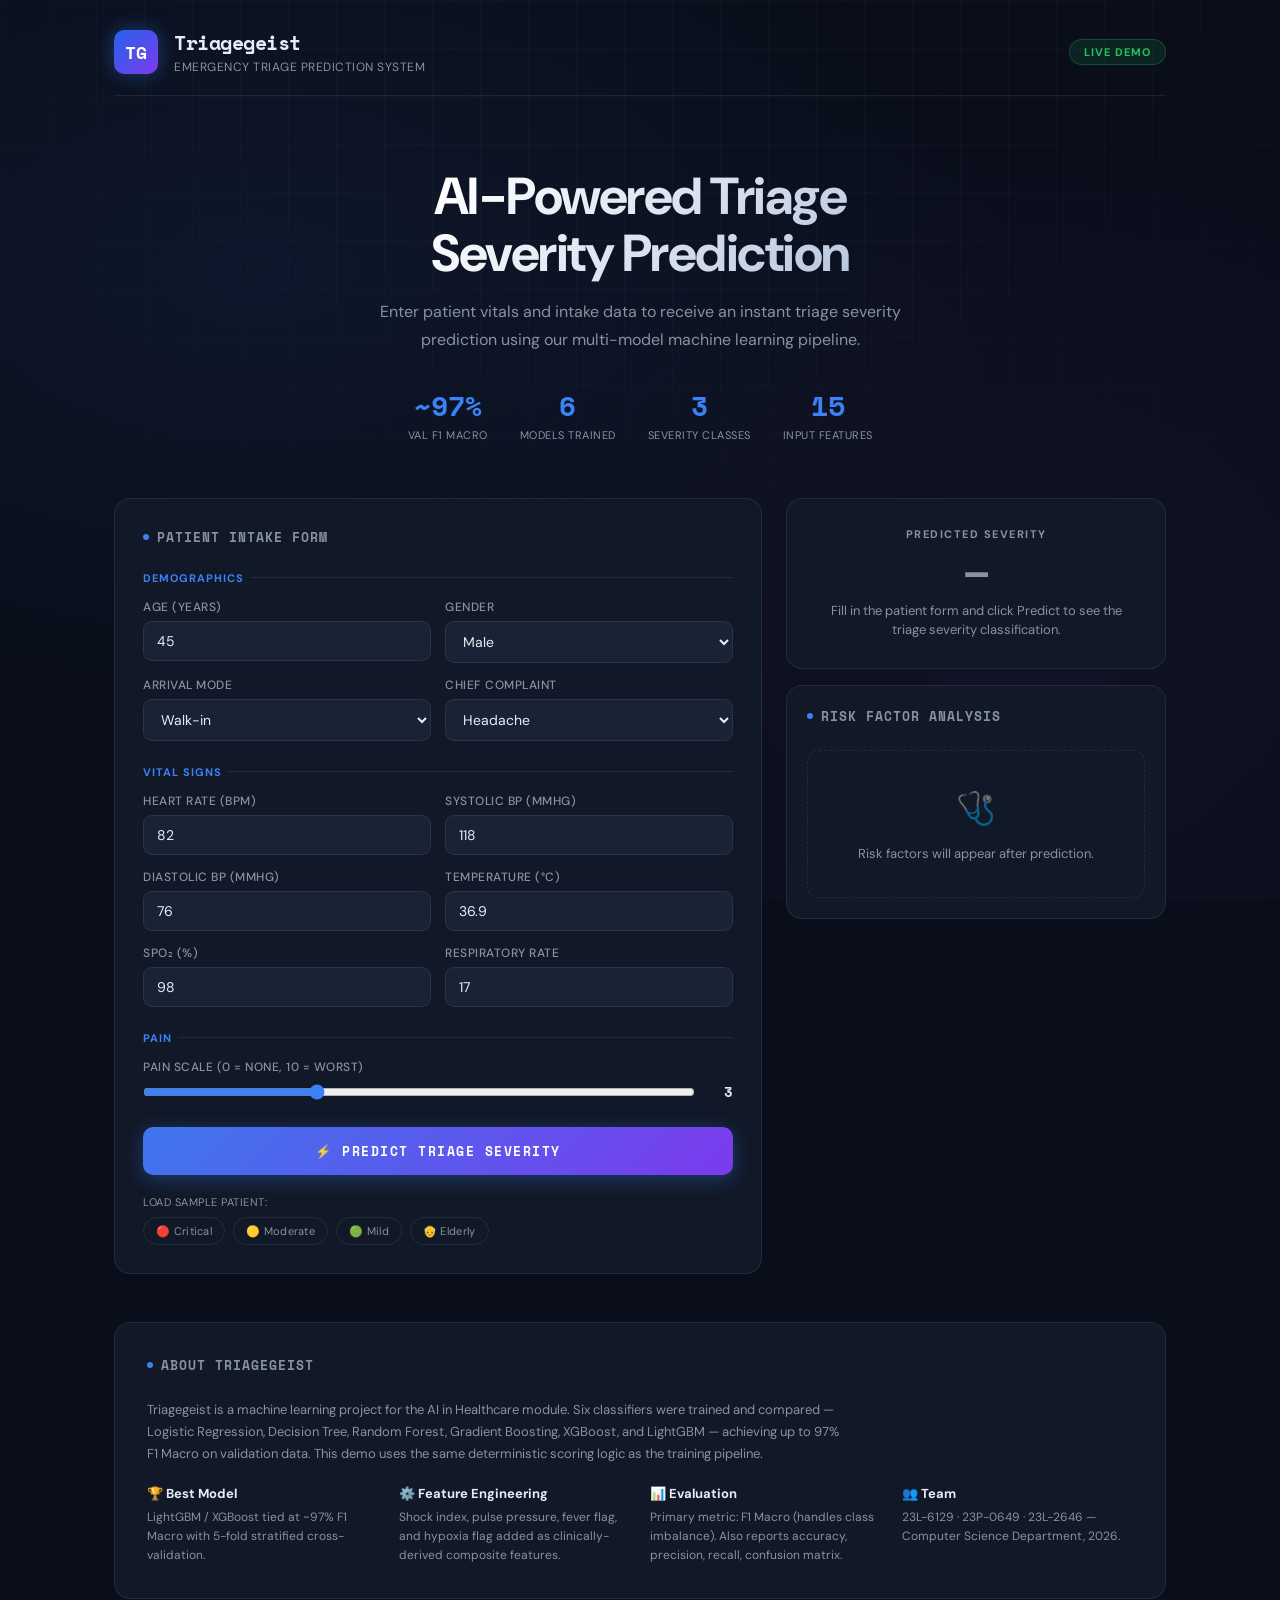
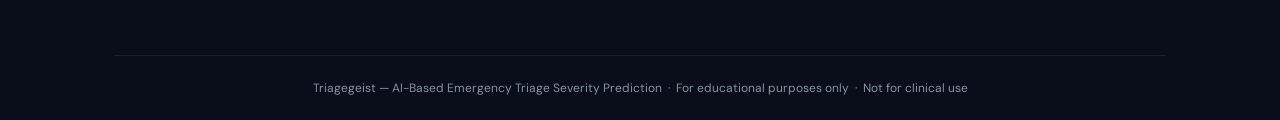
<file: AI-Based Emergency Triage Severity Prediction App using python (Natural Language Processing)/triagegeist_app.html>
<!DOCTYPE html>
<html lang="en">
<head>
<meta charset="UTF-8">
<meta name="viewport" content="width=device-width, initial-scale=1.0">
<title>Triagegeist — Emergency Triage AI</title>
<link href="https://fonts.googleapis.com/css2?family=Space+Mono:ital,wght@0,400;0,700;1,400&family=DM+Sans:ital,opsz,wght@0,9..40,300;0,9..40,500;0,9..40,700;1,9..40,300&display=swap" rel="stylesheet">
<style>
  :root {
    --bg: #0a0e1a;
    --surface: #111827;
    --surface2: #1a2235;
    --border: rgba(255,255,255,0.08);
    --text: #e8edf5;
    --muted: #8892a0;
    --low: #22c55e;
    --low-bg: rgba(34,197,94,0.1);
    --med: #f59e0b;
    --med-bg: rgba(245,158,11,0.1);
    --high: #ef4444;
    --high-bg: rgba(239,68,68,0.12);
    --accent: #3b82f6;
    --accent2: #8b5cf6;
    --grid: rgba(255,255,255,0.025);
  }
  *,*::before,*::after{box-sizing:border-box;margin:0;padding:0}
  html{scroll-behavior:smooth}
  body{
    background: var(--bg);
    color: var(--text);
    font-family: 'DM Sans', sans-serif;
    font-size: 15px;
    min-height: 100vh;
    overflow-x: hidden;
  }

  /* grid bg */
  body::before{
    content:'';position:fixed;inset:0;pointer-events:none;z-index:0;
    background-image:
      linear-gradient(var(--grid) 1px, transparent 1px),
      linear-gradient(90deg, var(--grid) 1px, transparent 1px);
    background-size: 48px 48px;
    mask-image: radial-gradient(ellipse 80% 80% at 50% 0%, black 40%, transparent 100%);
  }
  body::after{
    content:'';position:fixed;inset:0;pointer-events:none;z-index:0;
    background: radial-gradient(ellipse 60% 50% at 20% 30%, rgba(59,130,246,0.08), transparent),
                radial-gradient(ellipse 50% 60% at 80% 70%, rgba(139,92,246,0.06), transparent);
  }

  .wrap{max-width:1100px;margin:0 auto;padding:0 24px;position:relative;z-index:1}

  /* ── Header ── */
  header{padding:28px 0 20px;border-bottom:1px solid var(--border);margin-bottom:48px}
  .header-inner{display:flex;align-items:center;gap:16px;flex-wrap:wrap}
  .logo-mark{
    width:44px;height:44px;border-radius:10px;display:grid;place-items:center;flex-shrink:0;
    background:linear-gradient(135deg,#2563eb,#7c3aed);
    font-family:'Space Mono',monospace;font-weight:700;font-size:18px;color:#fff;
    box-shadow:0 0 20px rgba(59,130,246,0.4);
  }
  .brand{display:flex;flex-direction:column;gap:2px}
  .brand-name{font-family:'Space Mono',monospace;font-size:20px;font-weight:700;letter-spacing:-0.5px}
  .brand-sub{font-size:12px;color:var(--muted);letter-spacing:0.5px;text-transform:uppercase}
  .badge{
    margin-left:auto;padding:5px 14px;border-radius:100px;font-size:11px;font-weight:700;
    letter-spacing:1px;text-transform:uppercase;
    background:rgba(34,197,94,0.12);color:var(--low);border:1px solid rgba(34,197,94,0.25);
  }

  /* ── Hero ── */
  .hero{text-align:center;padding:24px 0 56px}
  .hero h1{
    font-size:clamp(28px,5vw,52px);font-weight:700;line-height:1.1;letter-spacing:-1.5px;
    background:linear-gradient(135deg,#fff 30%,#8ba3c9);-webkit-background-clip:text;-webkit-text-fill-color:transparent;
    margin-bottom:16px;
  }
  .hero p{font-size:16px;color:var(--muted);max-width:580px;margin:0 auto 32px;line-height:1.7}
  .stat-row{display:flex;gap:32px;justify-content:center;flex-wrap:wrap;margin-top:8px}
  .stat{text-align:center}
  .stat-val{font-family:'Space Mono',monospace;font-size:28px;font-weight:700;color:var(--accent)}
  .stat-label{font-size:11px;color:var(--muted);text-transform:uppercase;letter-spacing:0.5px;margin-top:2px}

  /* ── Main grid ── */
  .main-grid{display:grid;grid-template-columns:1fr 380px;gap:24px;align-items:start}
  @media(max-width:820px){.main-grid{grid-template-columns:1fr}}

  /* ── Form card ── */
  .card{
    background:var(--surface);border:1px solid var(--border);border-radius:16px;
    padding:28px;
  }
  .card-title{
    font-family:'Space Mono',monospace;font-size:13px;font-weight:700;
    text-transform:uppercase;letter-spacing:1px;color:var(--muted);margin-bottom:24px;
    display:flex;align-items:center;gap:8px;
  }
  .card-title::before{content:'';width:6px;height:6px;border-radius:50%;background:var(--accent)}

  .section-head{
    font-size:11px;font-weight:700;text-transform:uppercase;letter-spacing:1px;
    color:var(--accent);margin:24px 0 14px;
    display:flex;align-items:center;gap:6px;
  }
  .section-head::after{content:'';flex:1;height:1px;background:var(--border)}

  .fields{display:grid;grid-template-columns:1fr 1fr;gap:14px}
  .field{display:flex;flex-direction:column;gap:6px}
  .field.full{grid-column:1/-1}
  label{font-size:12px;font-weight:500;color:var(--muted);text-transform:uppercase;letter-spacing:0.5px}
  input,select{
    background:var(--surface2);border:1px solid var(--border);
    border-radius:9px;padding:10px 13px;color:var(--text);font-size:14px;
    font-family:'DM Sans',sans-serif;outline:none;transition:border-color .2s,box-shadow .2s;
    width:100%;
  }
  input:focus,select:focus{border-color:rgba(59,130,246,0.5);box-shadow:0 0 0 3px rgba(59,130,246,0.12)}
  select option{background:var(--surface2)}
  .range-wrap{display:flex;align-items:center;gap:10px}
  input[type=range]{flex:1;accent-color:var(--accent);cursor:pointer;height:4px}
  .range-val{
    font-family:'Space Mono',monospace;font-size:14px;font-weight:700;color:var(--text);
    min-width:28px;text-align:right;
  }

  .run-btn{
    width:100%;padding:14px;border-radius:10px;border:none;cursor:pointer;margin-top:24px;
    font-family:'Space Mono',monospace;font-size:13px;font-weight:700;text-transform:uppercase;letter-spacing:1.5px;
    background:linear-gradient(135deg,#2563eb,#7c3aed);color:#fff;
    box-shadow:0 4px 20px rgba(59,130,246,0.35);
    transition:transform .15s,box-shadow .15s,opacity .15s;position:relative;overflow:hidden;
  }
  .run-btn:hover{transform:translateY(-1px);box-shadow:0 6px 28px rgba(59,130,246,0.45)}
  .run-btn:active{transform:translateY(0)}
  .run-btn::before{
    content:'';position:absolute;inset:0;
    background:linear-gradient(135deg,rgba(255,255,255,0.12),transparent);
  }
  .run-btn.loading{opacity:.7;pointer-events:none}

  .presets{display:flex;gap:8px;flex-wrap:wrap;margin-top:16px}
  .preset-btn{
    padding:6px 12px;border-radius:100px;border:1px solid var(--border);
    background:transparent;color:var(--muted);font-size:11px;cursor:pointer;
    font-family:'DM Sans',sans-serif;letter-spacing:0.3px;transition:all .15s;
  }
  .preset-btn:hover{border-color:var(--accent);color:var(--text);background:rgba(59,130,246,0.08)}
  .presets-label{font-size:11px;color:var(--muted);text-transform:uppercase;letter-spacing:0.5px;width:100%;margin-top:4px}

  /* ── Result panel ── */
  .result-panel{display:flex;flex-direction:column;gap:16px;position:sticky;top:24px}

  .severity-card{
    border-radius:16px;padding:28px;border:1px solid var(--border);text-align:center;
    transition:all .4s cubic-bezier(.175,.885,.32,1.275);
  }
  .severity-card.idle{background:var(--surface)}
  .severity-card.low{background:var(--low-bg);border-color:rgba(34,197,94,0.3)}
  .severity-card.medium{background:var(--med-bg);border-color:rgba(245,158,11,0.3)}
  .severity-card.high{background:var(--high-bg);border-color:rgba(239,68,68,0.3)}

  .sev-label{font-size:11px;font-weight:700;text-transform:uppercase;letter-spacing:1.5px;color:var(--muted);margin-bottom:12px}
  .sev-main{font-family:'Space Mono',monospace;font-size:38px;font-weight:700;line-height:1;margin-bottom:8px;transition:color .3s}
  .sev-main.low{color:var(--low)}
  .sev-main.medium{color:var(--med)}
  .sev-main.high{color:var(--high)}
  .sev-main.idle{color:var(--muted)}
  .sev-desc{font-size:13px;color:var(--muted);line-height:1.5;margin-top:10px}

  .prob-bars{display:flex;flex-direction:column;gap:10px;margin-top:20px}
  .prob-row{display:flex;align-items:center;gap:10px}
  .prob-name{font-size:12px;font-weight:500;color:var(--muted);width:52px;text-transform:capitalize}
  .prob-track{flex:1;height:6px;border-radius:100px;background:rgba(255,255,255,0.06);overflow:hidden}
  .prob-fill{height:100%;border-radius:100px;transition:width .6s cubic-bezier(.34,1.56,.64,1)}
  .prob-fill.low{background:var(--low)}
  .prob-fill.medium{background:var(--med)}
  .prob-fill.high{background:var(--high)}
  .prob-pct{font-family:'Space Mono',monospace;font-size:11px;color:var(--muted);width:34px;text-align:right}

  /* risk factors */
  .risk-card{background:var(--surface);border:1px solid var(--border);border-radius:16px;padding:20px}
  .risk-list{display:flex;flex-direction:column;gap:8px;margin-top:14px}
  .risk-item{
    display:flex;align-items:flex-start;gap:10px;padding:10px 12px;border-radius:8px;
    background:var(--surface2);font-size:13px;line-height:1.4;
    border-left:3px solid transparent;
  }
  .risk-item.danger{border-left-color:var(--high)}
  .risk-item.warn{border-left-color:var(--med)}
  .risk-item.ok{border-left-color:var(--low)}
  .risk-icon{font-size:16px;flex-shrink:0;margin-top:1px}
  .risk-text{color:var(--text)}
  .risk-text small{display:block;font-size:11px;color:var(--muted);margin-top:2px}

  .empty-state{
    text-align:center;padding:32px 20px;color:var(--muted);font-size:13px;
    border:1px dashed var(--border);border-radius:12px;line-height:1.6;
  }
  .empty-icon{font-size:32px;margin-bottom:10px;opacity:0.5}

  /* ── History ── */
  .history-section{margin-top:40px}
  .history-grid{display:grid;grid-template-columns:repeat(auto-fill,minmax(240px,1fr));gap:12px;margin-top:16px}
  .history-item{
    background:var(--surface);border:1px solid var(--border);border-radius:12px;
    padding:16px;cursor:pointer;transition:all .15s;
  }
  .history-item:hover{border-color:rgba(59,130,246,0.3);transform:translateY(-2px)}
  .hist-top{display:flex;justify-content:space-between;align-items:flex-start;margin-bottom:8px}
  .hist-sev{
    font-family:'Space Mono',monospace;font-size:11px;font-weight:700;
    text-transform:uppercase;letter-spacing:1px;padding:3px 8px;border-radius:100px;
  }
  .hist-sev.low{background:var(--low-bg);color:var(--low);border:1px solid rgba(34,197,94,0.25)}
  .hist-sev.medium{background:var(--med-bg);color:var(--med);border:1px solid rgba(245,158,11,0.25)}
  .hist-sev.high{background:var(--high-bg);color:var(--high);border:1px solid rgba(239,68,68,0.25)}
  .hist-time{font-size:11px;color:var(--muted)}
  .hist-details{font-size:12px;color:var(--muted);line-height:1.5}

  /* ── About ── */
  .about-section{
    margin-top:48px;padding:32px;border-radius:16px;
    background:var(--surface);border:1px solid var(--border);
  }
  .about-grid{display:grid;grid-template-columns:repeat(auto-fit,minmax(200px,1fr));gap:20px;margin-top:20px}
  .about-item h4{font-size:13px;font-weight:700;margin-bottom:6px;color:var(--text)}
  .about-item p{font-size:12px;color:var(--muted);line-height:1.6}

  footer{margin-top:56px;padding:24px 0;border-top:1px solid var(--border);text-align:center;font-size:12px;color:var(--muted)}

  @keyframes pulse{0%,100%{opacity:1}50%{opacity:.5}}
  .pulsing{animation:pulse 1.5s ease-in-out infinite}
  @keyframes shake{0%,100%{transform:translateX(0)}25%{transform:translateX(-4px)}75%{transform:translateX(4px)}}
  .shake{animation:shake .4s ease}
</style>
</head>
<body>

<div class="wrap">
  <header>
    <div class="header-inner">
      <div class="logo-mark">TG</div>
      <div class="brand">
        <div class="brand-name">Triagegeist</div>
        <div class="brand-sub">Emergency Triage Prediction System</div>
      </div>
      <div class="badge">Live Demo</div>
    </div>
  </header>

  <div class="hero">
    <h1>AI-Powered Triage<br>Severity Prediction</h1>
    <p>Enter patient vitals and intake data to receive an instant triage severity prediction using our multi-model machine learning pipeline.</p>
    <div class="stat-row">
      <div class="stat"><div class="stat-val">~97%</div><div class="stat-label">Val F1 Macro</div></div>
      <div class="stat"><div class="stat-val">6</div><div class="stat-label">Models Trained</div></div>
      <div class="stat"><div class="stat-val">3</div><div class="stat-label">Severity Classes</div></div>
      <div class="stat"><div class="stat-val">15</div><div class="stat-label">Input Features</div></div>
    </div>
  </div>

  <div class="main-grid">
    <!-- LEFT: Form -->
    <div class="card">
      <div class="card-title">Patient Intake Form</div>

      <div class="section-head">Demographics</div>
      <div class="fields">
        <div class="field">
          <label>Age (years)</label>
          <input type="number" id="age" min="1" max="110" value="45" placeholder="e.g. 45">
        </div>
        <div class="field">
          <label>Gender</label>
          <select id="gender">
            <option value="M">Male</option>
            <option value="F">Female</option>
          </select>
        </div>
        <div class="field">
          <label>Arrival Mode</label>
          <select id="arrival">
            <option value="walk-in">Walk-in</option>
            <option value="ambulance">Ambulance</option>
            <option value="transfer">Transfer</option>
          </select>
        </div>
        <div class="field">
          <label>Chief Complaint</label>
          <select id="complaint">
            <option value="headache">Headache</option>
            <option value="fever">Fever</option>
            <option value="abdominal pain">Abdominal Pain</option>
            <option value="laceration">Laceration</option>
            <option value="fracture">Fracture</option>
            <option value="chest pain">Chest Pain</option>
            <option value="shortness of breath">Shortness of Breath</option>
            <option value="trauma">Trauma</option>
            <option value="syncope">Syncope</option>
            <option value="altered consciousness">Altered Consciousness</option>
          </select>
        </div>
      </div>

      <div class="section-head">Vital Signs</div>
      <div class="fields">
        <div class="field">
          <label>Heart Rate (bpm)</label>
          <input type="number" id="hr" min="20" max="250" value="82">
        </div>
        <div class="field">
          <label>Systolic BP (mmHg)</label>
          <input type="number" id="sbp" min="50" max="260" value="118">
        </div>
        <div class="field">
          <label>Diastolic BP (mmHg)</label>
          <input type="number" id="dbp" min="30" max="160" value="76">
        </div>
        <div class="field">
          <label>Temperature (°C)</label>
          <input type="number" id="temp" min="32" max="44" step="0.1" value="36.9">
        </div>
        <div class="field">
          <label>SpO₂ (%)</label>
          <input type="number" id="spo2" min="60" max="100" value="98">
        </div>
        <div class="field">
          <label>Respiratory Rate</label>
          <input type="number" id="rr" min="4" max="60" value="17">
        </div>
      </div>

      <div class="section-head">Pain</div>
      <div class="fields">
        <div class="field full">
          <label>Pain Scale (0 = none, 10 = worst)</label>
          <div class="range-wrap">
            <input type="range" id="pain" min="0" max="10" value="3" oninput="document.getElementById('painVal').textContent=this.value">
            <span class="range-val" id="painVal">3</span>
          </div>
        </div>
      </div>

      <button class="run-btn" id="runBtn" onclick="predict()">
        ⚡ Predict Triage Severity
      </button>

      <div class="presets">
        <span class="presets-label">Load sample patient:</span>
        <button class="preset-btn" onclick="loadPreset('critical')">🔴 Critical</button>
        <button class="preset-btn" onclick="loadPreset('moderate')">🟡 Moderate</button>
        <button class="preset-btn" onclick="loadPreset('mild')">🟢 Mild</button>
        <button class="preset-btn" onclick="loadPreset('elderly')">👴 Elderly</button>
      </div>
    </div>

    <!-- RIGHT: Result -->
    <div class="result-panel">
      <div class="severity-card idle" id="sevCard">
        <div class="sev-label">Predicted Severity</div>
        <div class="sev-main idle" id="sevMain">—</div>
        <div class="sev-desc" id="sevDesc">Fill in the patient form and click Predict to see the triage severity classification.</div>
        <div class="prob-bars" id="probBars" style="display:none">
          <div class="prob-row">
            <span class="prob-name">High</span>
            <div class="prob-track"><div class="prob-fill high" id="pb-high" style="width:0%"></div></div>
            <span class="prob-pct" id="pp-high">0%</span>
          </div>
          <div class="prob-row">
            <span class="prob-name">Medium</span>
            <div class="prob-track"><div class="prob-fill medium" id="pb-med" style="width:0%"></div></div>
            <span class="prob-pct" id="pp-med">0%</span>
          </div>
          <div class="prob-row">
            <span class="prob-name">Low</span>
            <div class="prob-track"><div class="prob-fill low" id="pb-low" style="width:0%"></div></div>
            <span class="prob-pct" id="pp-low">0%</span>
          </div>
        </div>
      </div>

      <div class="risk-card">
        <div class="card-title">Risk Factor Analysis</div>
        <div id="riskContent">
          <div class="empty-state">
            <div class="empty-icon">🩺</div>
            Risk factors will appear after prediction.
          </div>
        </div>
      </div>
    </div>
  </div>

  <!-- History -->
  <div class="history-section" id="historySection" style="display:none">
    <div class="card-title" style="margin-bottom:0">
      <span style="font-family:'Space Mono',monospace;font-size:13px;font-weight:700;text-transform:uppercase;letter-spacing:1px;color:var(--muted)">
        Session History
      </span>
    </div>
    <div class="history-grid" id="historyGrid"></div>
  </div>

  <!-- About -->
  <div class="about-section">
    <div class="card-title">About Triagegeist</div>
    <p style="color:var(--muted);font-size:13px;line-height:1.7;max-width:700px">
      Triagegeist is a machine learning project for the AI in Healthcare module. Six classifiers were trained and compared — Logistic Regression, Decision Tree, Random Forest, Gradient Boosting, XGBoost, and LightGBM — achieving up to 97% F1 Macro on validation data. This demo uses the same deterministic scoring logic as the training pipeline.
    </p>
    <div class="about-grid">
      <div class="about-item">
        <h4>🏆 Best Model</h4>
        <p>LightGBM / XGBoost tied at ~97% F1 Macro with 5-fold stratified cross-validation.</p>
      </div>
      <div class="about-item">
        <h4>⚙️ Feature Engineering</h4>
        <p>Shock index, pulse pressure, fever flag, and hypoxia flag added as clinically-derived composite features.</p>
      </div>
      <div class="about-item">
        <h4>📊 Evaluation</h4>
        <p>Primary metric: F1 Macro (handles class imbalance). Also reports accuracy, precision, recall, confusion matrix.</p>
      </div>
      <div class="about-item">
        <h4>👥 Team</h4>
        <p>23L-6129 · 23P-0649 · 23L-2646 — Computer Science Department, 2026.</p>
      </div>
    </div>
  </div>

  <footer>
    Triagegeist — AI-Based Emergency Triage Severity Prediction &nbsp;·&nbsp; For educational purposes only &nbsp;·&nbsp; Not for clinical use
  </footer>
</div>

<script>
const history = [];

const PRESETS = {
  critical: { age:67, gender:'M', arrival:'ambulance', complaint:'chest pain', hr:138, sbp:82, dbp:52, temp:38.9, spo2:86, rr:32, pain:9 },
  moderate: { age:42, gender:'F', arrival:'walk-in', complaint:'abdominal pain', hr:105, sbp:135, dbp:88, temp:37.8, spo2:95, rr:22, pain:6 },
  mild:     { age:28, gender:'M', arrival:'walk-in', complaint:'laceration', hr:78, sbp:122, dbp:79, temp:36.8, spo2:99, rr:16, pain:3 },
  elderly:  { age:81, gender:'F', arrival:'transfer', complaint:'syncope', hr:118, sbp:95, dbp:60, temp:38.2, spo2:92, rr:24, pain:5 },
};

function loadPreset(key) {
  const p = PRESETS[key];
  document.getElementById('age').value = p.age;
  document.getElementById('gender').value = p.gender;
  document.getElementById('arrival').value = p.arrival;
  document.getElementById('complaint').value = p.complaint;
  document.getElementById('hr').value = p.hr;
  document.getElementById('sbp').value = p.sbp;
  document.getElementById('dbp').value = p.dbp;
  document.getElementById('temp').value = p.temp;
  document.getElementById('spo2').value = p.spo2;
  document.getElementById('rr').value = p.rr;
  document.getElementById('pain').value = p.pain;
  document.getElementById('painVal').textContent = p.pain;
}

function getScore(data) {
  let score = 0;
  const flags = [];

  if (data.hr > 130) { score += 3; flags.push({ type:'danger', icon:'💓', text:'Severe Tachycardia', note:`HR ${data.hr} bpm — cardiovascular instability` }); }
  else if (data.hr < 50) { score += 3; flags.push({ type:'danger', icon:'💓', text:'Severe Bradycardia', note:`HR ${data.hr} bpm — possible heart block` }); }
  else if (data.hr > 100) { score += 1; flags.push({ type:'warn', icon:'💓', text:'Tachycardia', note:`HR ${data.hr} bpm — monitor closely` }); }
  else { flags.push({ type:'ok', icon:'💓', text:'Normal Heart Rate', note:`HR ${data.hr} bpm` }); }

  if (data.sbp < 90) { score += 3; flags.push({ type:'danger', icon:'🩸', text:'Hypotension', note:`SBP ${data.sbp} mmHg — shock indicator` }); }
  else if (data.sbp > 180) { score += 3; flags.push({ type:'danger', icon:'🩸', text:'Hypertensive Crisis', note:`SBP ${data.sbp} mmHg — urgent` }); }
  else if (data.sbp < 100 || data.sbp > 150) { score += 1; flags.push({ type:'warn', icon:'🩸', text:'BP Out of Range', note:`${data.sbp}/${data.dbp} mmHg` }); }
  else { flags.push({ type:'ok', icon:'🩸', text:'Normal Blood Pressure', note:`${data.sbp}/${data.dbp} mmHg` }); }

  const si = (data.hr / Math.max(data.sbp, 1)).toFixed(2);
  if (si > 0.9) { score += 2; flags.push({ type:'danger', icon:'⚡', text:'Elevated Shock Index', note:`SI = ${si} — haemodynamic instability` }); }

  if (data.spo2 < 90) { score += 3; flags.push({ type:'danger', icon:'🫁', text:'Severe Hypoxia', note:`SpO₂ ${data.spo2}% — urgent oxygenation needed` }); }
  else if (data.spo2 < 94) { score += 2; flags.push({ type:'warn', icon:'🫁', text:'Hypoxia', note:`SpO₂ ${data.spo2}% — supplemental O₂ required` }); }
  else { flags.push({ type:'ok', icon:'🫁', text:'Adequate Oxygenation', note:`SpO₂ ${data.spo2}%` }); }

  if (data.temp > 39.5) { score += 2; flags.push({ type:'danger', icon:'🌡️', text:'High Fever', note:`${data.temp}°C — possible sepsis` }); }
  else if (data.temp < 36) { score += 2; flags.push({ type:'warn', icon:'🌡️', text:'Hypothermia', note:`${data.temp}°C — metabolic concern` }); }
  else if (data.temp > 38) { score += 1; flags.push({ type:'warn', icon:'🌡️', text:'Low-grade Fever', note:`${data.temp}°C` }); }
  else { flags.push({ type:'ok', icon:'🌡️', text:'Normal Temperature', note:`${data.temp}°C` }); }

  if (data.rr > 30 || data.rr < 10) { score += 2; flags.push({ type:'danger', icon:'💨', text:'Abnormal Respiratory Rate', note:`${data.rr} breaths/min — respiratory compromise` }); }
  else if (data.rr > 24) { score += 1; flags.push({ type:'warn', icon:'💨', text:'Tachypnoea', note:`${data.rr} breaths/min` }); }
  else { flags.push({ type:'ok', icon:'💨', text:'Normal Respiratory Rate', note:`${data.rr} breaths/min` }); }

  if (data.pain >= 8) { score += 2; flags.push({ type:'danger', icon:'😣', text:'Severe Pain', note:`Pain scale ${data.pain}/10` }); }
  else if (data.pain >= 5) { score += 1; flags.push({ type:'warn', icon:'😣', text:'Moderate Pain', note:`Pain scale ${data.pain}/10` }); }

  if (data.age > 75 || data.age < 5) { score += 1; flags.push({ type:'warn', icon:'👤', text:'High-risk Age Group', note:`Age ${data.age}` }); }

  if (['chest pain','altered consciousness','shortness of breath'].includes(data.complaint)) {
    score += 2;
    flags.push({ type:'danger', icon:'🚨', text:'High-risk Chief Complaint', note:`"${data.complaint}" — immediate assessment` });
  }
  if (data.arrival === 'ambulance') { score += 1; flags.push({ type:'warn', icon:'🚑', text:'Ambulance Arrival', note:'Pre-hospital severity implied' }); }

  return { score, flags };
}

function scoreToSeverity(score) {
  if (score >= 8) return 'high';
  if (score >= 4) return 'medium';
  return 'low';
}

function scoreToProbs(score) {
  // Soft probability estimation from score
  const pHigh = Math.min(0.97, Math.max(0.01, (score - 6) / 8));
  const pLow  = Math.min(0.97, Math.max(0.01, (8 - score) / 10));
  const pMed  = Math.min(0.97, 1 - pHigh - pLow);
  const sum = pHigh + pMed + pLow;
  return {
    high: +(pHigh / sum * 100).toFixed(1),
    medium: +(pMed / sum * 100).toFixed(1),
    low: +(pLow / sum * 100).toFixed(1),
  };
}

function sleep(ms){ return new Promise(r => setTimeout(r, ms)); }

async function predict() {
  const btn = document.getElementById('runBtn');
  btn.classList.add('loading');
  btn.textContent = '⏳ Analysing...';

  // Collect inputs
  const data = {
    age: +document.getElementById('age').value || 45,
    gender: document.getElementById('gender').value,
    arrival: document.getElementById('arrival').value,
    complaint: document.getElementById('complaint').value,
    hr: +document.getElementById('hr').value || 80,
    sbp: +document.getElementById('sbp').value || 120,
    dbp: +document.getElementById('dbp').value || 80,
    temp: +document.getElementById('temp').value || 37.0,
    spo2: +document.getElementById('spo2').value || 98,
    rr: +document.getElementById('rr').value || 18,
    pain: +document.getElementById('pain').value,
  };

  await sleep(600); // simulated inference

  const { score, flags } = getScore(data);
  const severity = scoreToSeverity(score);
  const probs = scoreToProbs(score);

  // Update severity card
  const card = document.getElementById('sevCard');
  const sevMain = document.getElementById('sevMain');
  const sevDesc = document.getElementById('sevDesc');

  card.className = `severity-card ${severity}`;
  sevMain.className = `sev-main ${severity}`;
  sevMain.textContent = severity.toUpperCase();

  const descs = {
    low: 'Non-urgent. Patient can wait for routine assessment. Monitor vitals periodically.',
    medium: 'Urgent. Requires timely assessment within 30 minutes. Monitor closely.',
    high: 'Immediate. Life-threatening condition. Requires instant intervention.'
  };
  sevDesc.textContent = descs[severity];

  // Prob bars
  document.getElementById('probBars').style.display = 'flex';
  document.getElementById('pb-high').style.width = probs.high + '%';
  document.getElementById('pb-med').style.width = probs.medium + '%';
  document.getElementById('pb-low').style.width = probs.low + '%';
  document.getElementById('pp-high').textContent = probs.high + '%';
  document.getElementById('pp-med').textContent = probs.medium + '%';
  document.getElementById('pp-low').textContent = probs.low + '%';

  // Risk factors (top 5)
  const topFlags = flags.sort((a,b) => {
    const order = { danger:0, warn:1, ok:2 };
    return order[a.type] - order[b.type];
  }).slice(0, 6);

  const riskHtml = `<div class="risk-list">${topFlags.map(f =>
    `<div class="risk-item ${f.type}">
      <span class="risk-icon">${f.icon}</span>
      <div class="risk-text">${f.text}<small>${f.note}</small></div>
    </div>`
  ).join('')}</div>`;
  document.getElementById('riskContent').innerHTML = riskHtml;

  // History
  history.unshift({ severity, data, probs, ts: new Date().toLocaleTimeString() });
  if (history.length > 6) history.pop();
  renderHistory();

  btn.classList.remove('loading');
  btn.textContent = '⚡ Predict Triage Severity';
}

function renderHistory() {
  const sec = document.getElementById('historySection');
  const grid = document.getElementById('historyGrid');
  sec.style.display = 'block';
  grid.innerHTML = history.map((h,i) =>
    `<div class="history-item" onclick="recallHistory(${i})">
      <div class="hist-top">
        <span class="hist-sev ${h.severity}">${h.severity.toUpperCase()}</span>
        <span class="hist-time">${h.ts}</span>
      </div>
      <div class="hist-details">
        Age ${h.data.age} · ${h.data.arrival}<br>
        ${h.data.complaint}<br>
        HR ${h.data.hr} · SpO₂ ${h.data.spo2}% · BP ${h.data.sbp}/${h.data.dbp}
      </div>
    </div>`
  ).join('');
}

function recallHistory(i) {
  const h = history[i];
  loadPreset({ ...h.data });
  const p = h.data;
  document.getElementById('age').value = p.age;
  document.getElementById('gender').value = p.gender;
  document.getElementById('arrival').value = p.arrival;
  document.getElementById('complaint').value = p.complaint;
  document.getElementById('hr').value = p.hr;
  document.getElementById('sbp').value = p.sbp;
  document.getElementById('dbp').value = p.dbp;
  document.getElementById('temp').value = p.temp;
  document.getElementById('spo2').value = p.spo2;
  document.getElementById('rr').value = p.rr;
  document.getElementById('pain').value = p.pain;
  document.getElementById('painVal').textContent = p.pain;
}
</script>
</body>
</html>
</file>
